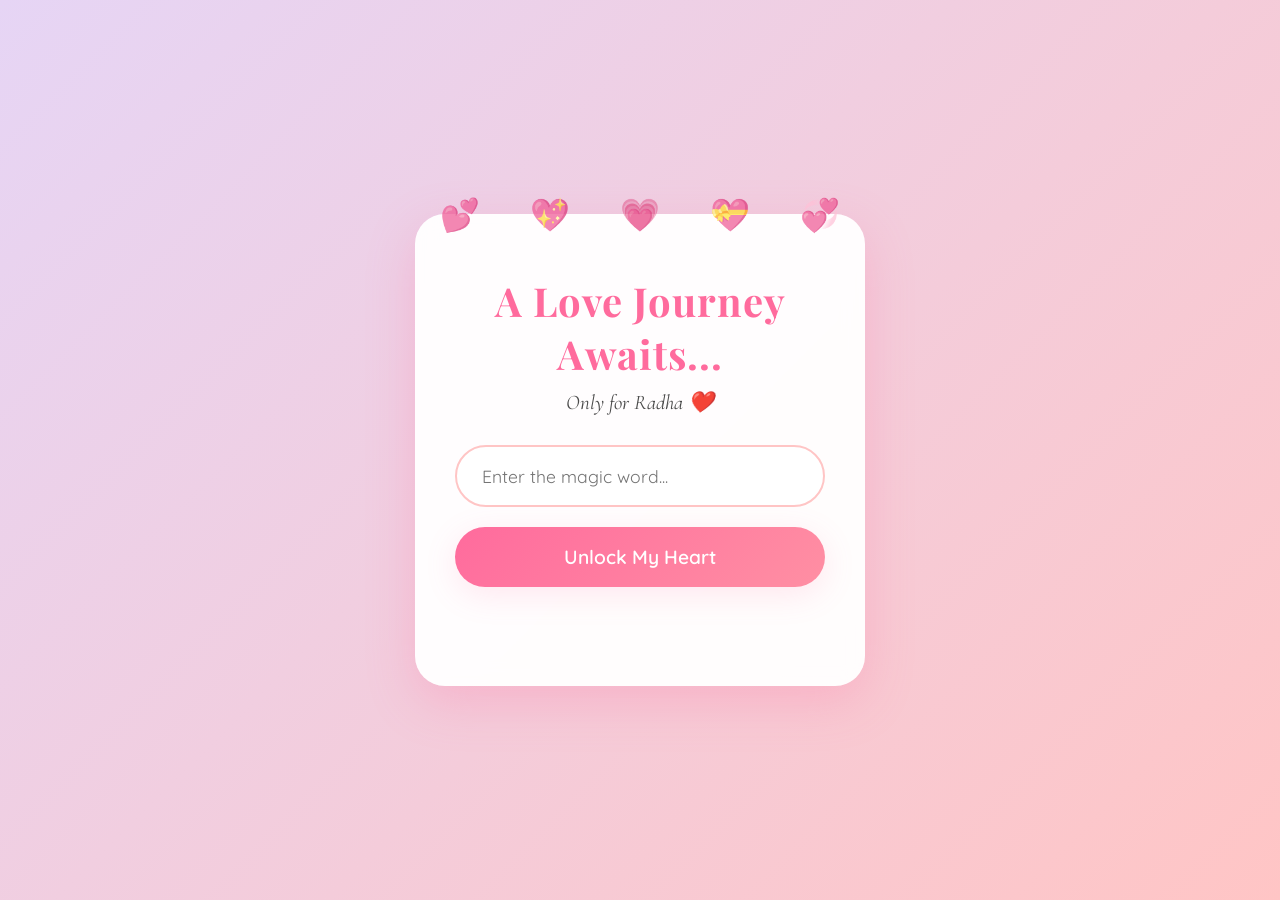
<file: index.html>
<!DOCTYPE html>
<html lang="en">
<head>
    <meta charset="UTF-8">
    <meta name="viewport" content="width=device-width, initial-scale=1.0">
    <title>A Love Journey for Radha ❤️</title>
    <link rel="stylesheet" href="style.css">
    <link rel="preconnect" href="https://fonts.googleapis.com">
    <link rel="preconnect" href="https://fonts.gstatic.com" crossorigin>
    <link href="https://fonts.googleapis.com/css2?family=Playfair+Display:ital,wght@0,400;0,700;1,400&family=Cormorant+Garamond:ital,wght@0,300;0,400;1,300&family=Quicksand:wght@300;400;500;600&display=swap" rel="stylesheet">
</head>
<body>
    <!-- Password Screen -->
    <div id="passwordScreen" class="password-screen active">
        <div class="password-container">
            <div class="floating-hearts">
                <span class="heart">💕</span>
                <span class="heart">💖</span>
                <span class="heart">💗</span>
                <span class="heart">💝</span>
                <span class="heart">💞</span>
            </div>
            <h1 class="password-title">A Love Journey Awaits...</h1>
            <p class="password-hint">Only for Radha ❤️</p>
            <input type="password" id="passwordInput" placeholder="Enter the magic word..." autocomplete="off">
            <button id="passwordBtn" onclick="checkPassword()">Unlock My Heart</button>
            <p id="passwordError" class="password-error"></p>
        </div>
    </div>

    <!-- Main Content -->
    <div id="mainContent" class="main-content">
        <!-- Animated Name Header -->
        <div class="name-header">
            <div class="name-animation">
                <span class="letter">R</span>
                <span class="letter">A</span>
                <span class="letter">D</span>
                <span class="letter">H</span>
                <span class="letter">A</span>
            </div>
            <p class="subtitle">A Valentine's Week Made Just for You</p>
        </div>

        <!-- Days Container -->
        <div class="days-container">
            <!-- Rose Day - Feb 7 -->
            <div class="day-card" data-day="2025-02-07" data-page="RoseDay.html">
                <div class="card-inner">
                    <div class="gift-box">
                        <div class="gift-lid"></div>
                        <div class="gift-body"></div>
                        <div class="gift-ribbon-v"></div>
                        <div class="gift-ribbon-h"></div>
                        <div class="gift-bow"></div>
                    </div>
                    <h3 class="day-title">Rose Day</h3>
                    <p class="day-date">7th February</p>
                    <div class="lock-indicator">🔒</div>
                    <div class="countdown-timer" id="timer-0">
                        <span class="timer-text">Unlocks in:</span>
                        <div class="timer-digits">
                            <span class="time-unit"><span class="time-number">00</span><span class="time-label">H</span></span>
                            <span class="time-separator">:</span>
                            <span class="time-unit"><span class="time-number">00</span><span class="time-label">M</span></span>
                            <span class="time-separator">:</span>
                            <span class="time-unit"><span class="time-number">00</span><span class="time-label">S</span></span>
                        </div>
                    </div>
                </div>
            </div>

            <!-- Propose Day - Feb 8 -->
            <div class="day-card" data-day="2025-02-08" data-page="ProposeDay.html">
                <div class="card-inner">
                    <div class="gift-box">
                        <div class="gift-lid"></div>
                        <div class="gift-body"></div>
                        <div class="gift-ribbon-v"></div>
                        <div class="gift-ribbon-h"></div>
                        <div class="gift-bow"></div>
                    </div>
                    <h3 class="day-title">Propose Day</h3>
                    <p class="day-date">8th February</p>
                    <div class="lock-indicator">🔒</div>
                    <div class="countdown-timer" id="timer-1">
                        <span class="timer-text">Unlocks in:</span>
                        <div class="timer-digits">
                            <span class="time-unit"><span class="time-number">00</span><span class="time-label">H</span></span>
                            <span class="time-separator">:</span>
                            <span class="time-unit"><span class="time-number">00</span><span class="time-label">M</span></span>
                            <span class="time-separator">:</span>
                            <span class="time-unit"><span class="time-number">00</span><span class="time-label">S</span></span>
                        </div>
                    </div>
                </div>
            </div>

            <!-- Chocolate Day - Feb 9 -->
            <div class="day-card" data-day="2025-02-09" data-page="ChocolateDay.html">
                <div class="card-inner">
                    <div class="gift-box">
                        <div class="gift-lid"></div>
                        <div class="gift-body"></div>
                        <div class="gift-ribbon-v"></div>
                        <div class="gift-ribbon-h"></div>
                        <div class="gift-bow"></div>
                    </div>
                    <h3 class="day-title">Chocolate Day</h3>
                    <p class="day-date">9th February</p>
                    <div class="lock-indicator">🔒</div>
                    <div class="countdown-timer" id="timer-2">
                        <span class="timer-text">Unlocks in:</span>
                        <div class="timer-digits">
                            <span class="time-unit"><span class="time-number">00</span><span class="time-label">H</span></span>
                            <span class="time-separator">:</span>
                            <span class="time-unit"><span class="time-number">00</span><span class="time-label">M</span></span>
                            <span class="time-separator">:</span>
                            <span class="time-unit"><span class="time-number">00</span><span class="time-label">S</span></span>
                        </div>
                    </div>
                </div>
            </div>

            <!-- Teddy Day - Feb 10 -->
            <div class="day-card" data-day="2025-02-10" data-page="TeddyDay.html">
                <div class="card-inner">
                    <div class="gift-box">
                        <div class="gift-lid"></div>
                        <div class="gift-body"></div>
                        <div class="gift-ribbon-v"></div>
                        <div class="gift-ribbon-h"></div>
                        <div class="gift-bow"></div>
                    </div>
                    <h3 class="day-title">Teddy Day</h3>
                    <p class="day-date">10th February</p>
                    <div class="lock-indicator">🔒</div>
                    <div class="countdown-timer" id="timer-3">
                        <span class="timer-text">Unlocks in:</span>
                        <div class="timer-digits">
                            <span class="time-unit"><span class="time-number">00</span><span class="time-label">H</span></span>
                            <span class="time-separator">:</span>
                            <span class="time-unit"><span class="time-number">00</span><span class="time-label">M</span></span>
                            <span class="time-separator">:</span>
                            <span class="time-unit"><span class="time-number">00</span><span class="time-label">S</span></span>
                        </div>
                    </div>
                </div>
            </div>

            <!-- Promise Day - Feb 11 -->
            <div class="day-card" data-day="2025-02-11" data-page="PromiseDay.html">
                <div class="card-inner">
                    <div class="gift-box">
                        <div class="gift-lid"></div>
                        <div class="gift-body"></div>
                        <div class="gift-ribbon-v"></div>
                        <div class="gift-ribbon-h"></div>
                        <div class="gift-bow"></div>
                    </div>
                    <h3 class="day-title">Promise Day</h3>
                    <p class="day-date">11th February</p>
                    <div class="lock-indicator">🔒</div>
                    <div class="countdown-timer" id="timer-4">
                        <span class="timer-text">Unlocks in:</span>
                        <div class="timer-digits">
                            <span class="time-unit"><span class="time-number">00</span><span class="time-label">H</span></span>
                            <span class="time-separator">:</span>
                            <span class="time-unit"><span class="time-number">00</span><span class="time-label">M</span></span>
                            <span class="time-separator">:</span>
                            <span class="time-unit"><span class="time-number">00</span><span class="time-label">S</span></span>
                        </div>
                    </div>
                </div>
            </div>

            <!-- Hug Day - Feb 12 -->
            <div class="day-card" data-day="2025-02-12" data-page="HugDay.html">
                <div class="card-inner">
                    <div class="gift-box">
                        <div class="gift-lid"></div>
                        <div class="gift-body"></div>
                        <div class="gift-ribbon-v"></div>
                        <div class="gift-ribbon-h"></div>
                        <div class="gift-bow"></div>
                    </div>
                    <h3 class="day-title">Hug Day</h3>
                    <p class="day-date">12th February</p>
                    <div class="lock-indicator">🔒</div>
                    <div class="countdown-timer" id="timer-5">
                        <span class="timer-text">Unlocks in:</span>
                        <div class="timer-digits">
                            <span class="time-unit"><span class="time-number">00</span><span class="time-label">H</span></span>
                            <span class="time-separator">:</span>
                            <span class="time-unit"><span class="time-number">00</span><span class="time-label">M</span></span>
                            <span class="time-separator">:</span>
                            <span class="time-unit"><span class="time-number">00</span><span class="time-label">S</span></span>
                        </div>
                    </div>
                </div>
            </div>

            <!-- Kiss Day - Feb 13 -->
            <div class="day-card" data-day="2025-02-13" data-page="KissDay.html">
                <div class="card-inner">
                    <div class="gift-box">
                        <div class="gift-lid"></div>
                        <div class="gift-body"></div>
                        <div class="gift-ribbon-v"></div>
                        <div class="gift-ribbon-h"></div>
                        <div class="gift-bow"></div>
                    </div>
                    <h3 class="day-title">Kiss Day</h3>
                    <p class="day-date">13th February</p>
                    <div class="lock-indicator">🔒</div>
                    <div class="countdown-timer" id="timer-6">
                        <span class="timer-text">Unlocks in:</span>
                        <div class="timer-digits">
                            <span class="time-unit"><span class="time-number">00</span><span class="time-label">H</span></span>
                            <span class="time-separator">:</span>
                            <span class="time-unit"><span class="time-number">00</span><span class="time-label">M</span></span>
                            <span class="time-separator">:</span>
                            <span class="time-unit"><span class="time-number">00</span><span class="time-label">S</span></span>
                        </div>
                    </div>
                </div>
            </div>

            <!-- Valentine's Day - Feb 14 -->
            <div class="day-card valentine-special" data-day="2025-02-14" data-page="ValentinesDay.html">
                <div class="card-inner">
                    <div class="gift-box special-gift">
                        <div class="gift-lid"></div>
                        <div class="gift-body"></div>
                        <div class="gift-ribbon-v"></div>
                        <div class="gift-ribbon-h"></div>
                        <div class="gift-bow"></div>
                        <div class="special-glow"></div>
                    </div>
                    <h3 class="day-title">Valentine's Day</h3>
                    <p class="day-date">14th February ❤️</p>
                    <div class="lock-indicator">🔒</div>
                    <div class="countdown-timer" id="timer-7">
                        <span class="timer-text">Unlocks in:</span>
                        <div class="timer-digits">
                            <span class="time-unit"><span class="time-number">00</span><span class="time-label">H</span></span>
                            <span class="time-separator">:</span>
                            <span class="time-unit"><span class="time-number">00</span><span class="time-label">M</span></span>
                            <span class="time-separator">:</span>
                            <span class="time-unit"><span class="time-number">00</span><span class="time-label">S</span></span>
                        </div>
                    </div>
                </div>
            </div>
        </div>

        <!-- Locked Message Modal -->
        <div id="lockedModal" class="modal">
            <div class="modal-content">
                <h2>Patience, my love... 💕</h2>
                <p>This gift opens at midnight ❤️</p>
                <button onclick="closeModal()">Okay</button>
            </div>
        </div>
    </div>

    <script src="script.js"></script>
</body>
</html>
</file>
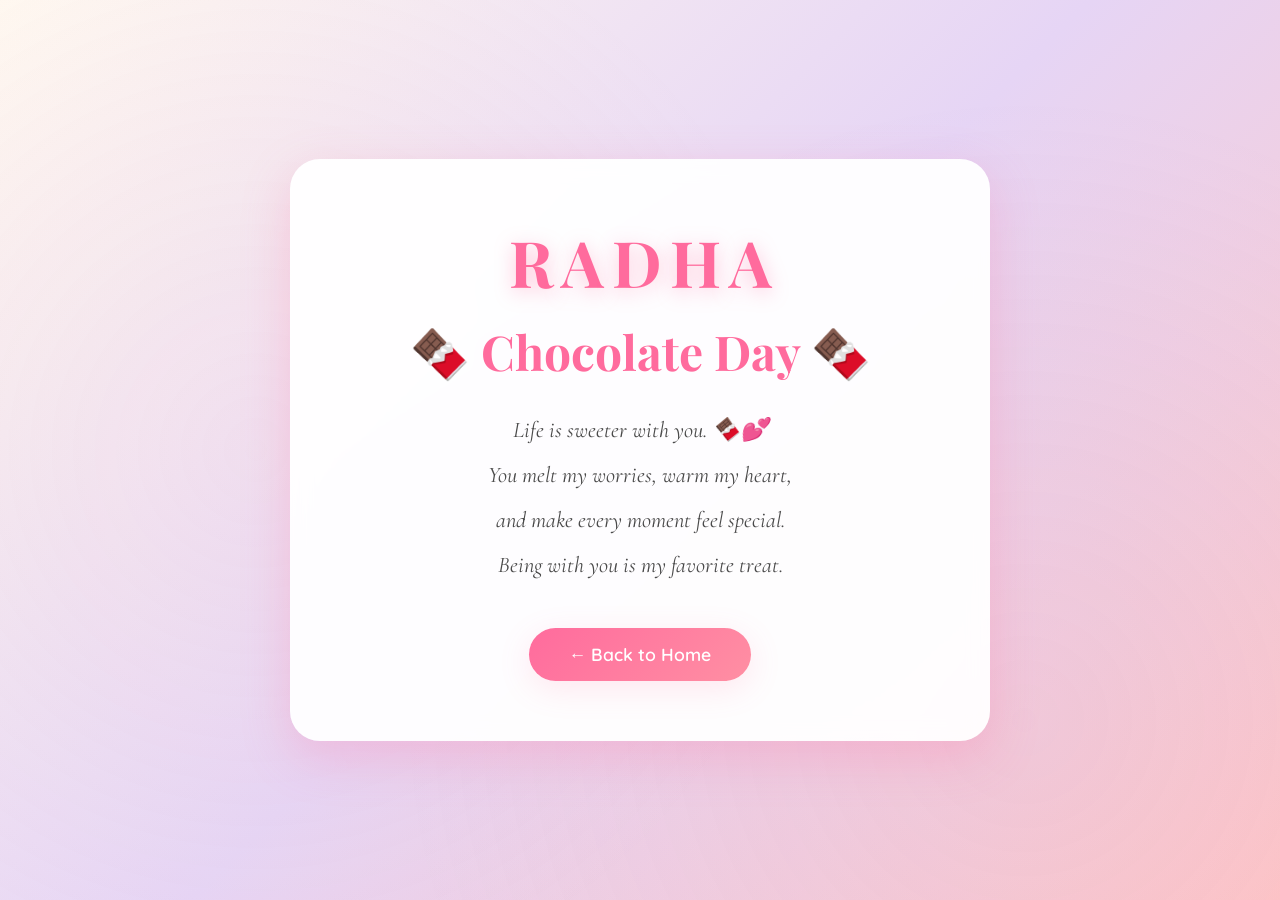
<file: ChocolateDay.html>
<!DOCTYPE html>
<html lang="en">
<head>
    <meta charset="UTF-8">
    <meta name="viewport" content="width=device-width, initial-scale=1.0">
    <title>Chocolate Day - For Radha ❤️</title>
    <link rel="stylesheet" href="style.css">
    <link rel="preconnect" href="https://fonts.googleapis.com">
    <link rel="preconnect" href="https://fonts.gstatic.com" crossorigin>
    <link href="https://fonts.googleapis.com/css2?family=Playfair+Display:ital,wght@0,400;0,700;1,400&family=Cormorant+Garamond:ital,wght@0,300;0,400;1,300&family=Quicksand:wght@300;400;500;600&display=swap" rel="stylesheet">
</head>
<body>
    <div class="daily-page">
        <!-- Animation Container -->
        <div class="animation-container"></div>
        
        <!-- Content -->
        <div class="daily-content">
            <div class="name-animation">
                <span class="letter">R</span>
                <span class="letter">A</span>
                <span class="letter">D</span>
                <span class="letter">H</span>
                <span class="letter">A</span>
            </div>
            
            <h1 class="daily-title">🍫 Chocolate Day 🍫</h1>
            
            <p class="daily-message">
                Life is sweeter with you. 🍫💕<br>
                You melt my worries, warm my heart,<br>
                and make every moment feel special.<br>
                Being with you is my favorite treat.<br>
            </p>
            
            <a href="index.html" class="back-btn">← Back to Home</a>
        </div>
    </div>
    
    <script src="script.js"></script>
    <script>
        // Trigger chocolate animation
        document.addEventListener('DOMContentLoaded', function() {
            createChocolates();
            setInterval(createChocolates, 8000);
        });
    </script>
</body>
</html>
</file>
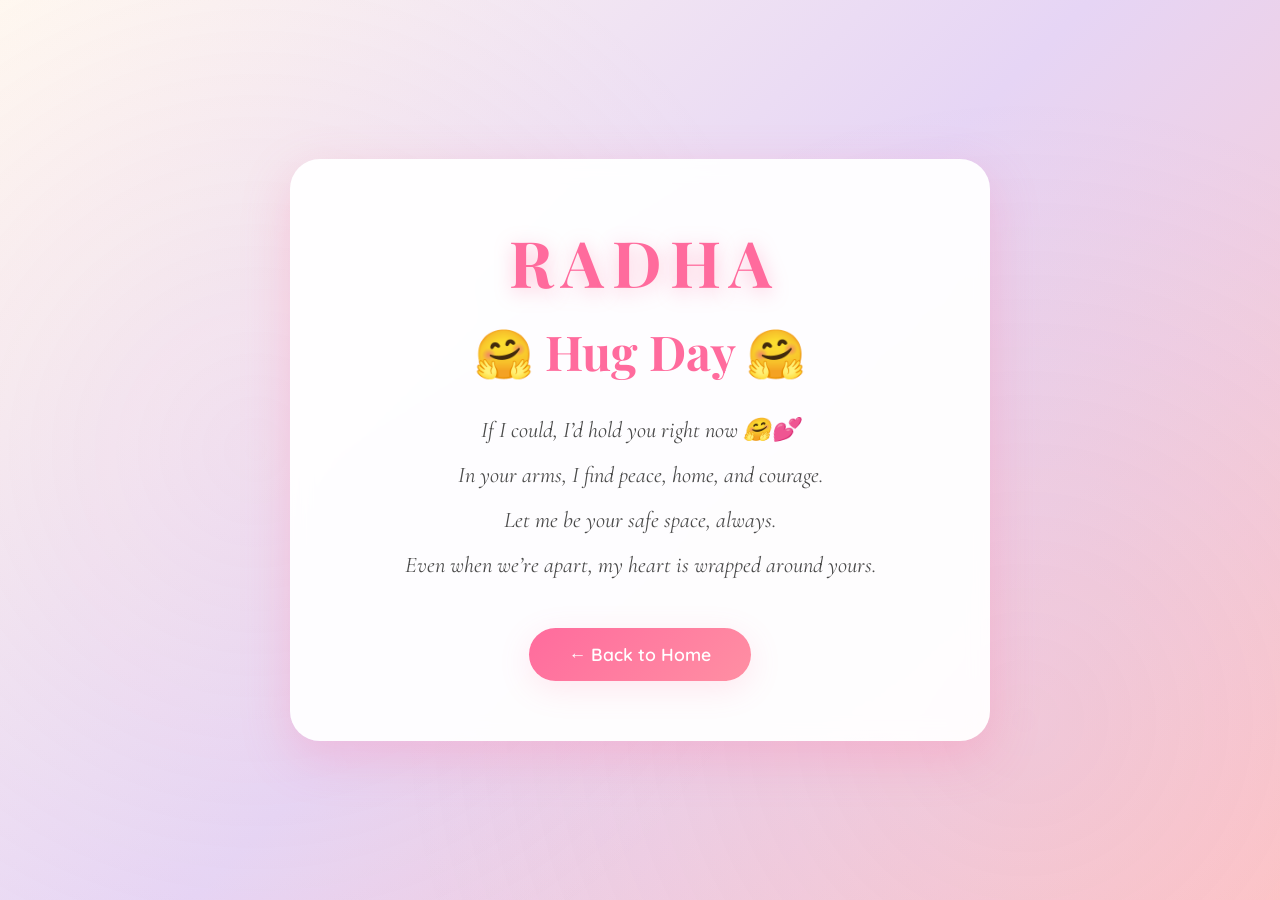
<file: HugDay.html>
<!DOCTYPE html>
<html lang="en">
<head>
    <meta charset="UTF-8">
    <meta name="viewport" content="width=device-width, initial-scale=1.0">
    <title>Hug Day - For Radha ❤️</title>
    <link rel="stylesheet" href="style.css">
    <link rel="preconnect" href="https://fonts.googleapis.com">
    <link rel="preconnect" href="https://fonts.gstatic.com" crossorigin>
    <link href="https://fonts.googleapis.com/css2?family=Playfair+Display:ital,wght@0,400;0,700;1,400&family=Cormorant+Garamond:ital,wght@0,300;0,400;1,300&family=Quicksand:wght@300;400;500;600&display=swap" rel="stylesheet">
</head>
<body>
    <div class="daily-page">
        <!-- Animation Container -->
        <div class="animation-container"></div>
        
        <!-- Content -->
        <div class="daily-content">
            <div class="name-animation">
                <span class="letter">R</span>
                <span class="letter">A</span>
                <span class="letter">D</span>
                <span class="letter">H</span>
                <span class="letter">A</span>
            </div>
            
            <h1 class="daily-title">🤗 Hug Day 🤗</h1>
            
            <p class="daily-message">
                If I could, I’d hold you right now 🤗💕<br>
                In your arms, I find peace, home, and courage.<br>
                Let me be your safe space, always.<br>
                Even when we’re apart, my heart is wrapped around yours.<br>
            </p>
            
            <a href="index.html" class="back-btn">← Back to Home</a>
        </div>
    </div>
    
    <script src="script.js"></script>
    <script>
        // Trigger hug animation
        document.addEventListener('DOMContentLoaded', function() {
            createHugAnimation();
            setInterval(createHugAnimation, 8000);
        });
    </script>
</body>
</html>
</file>
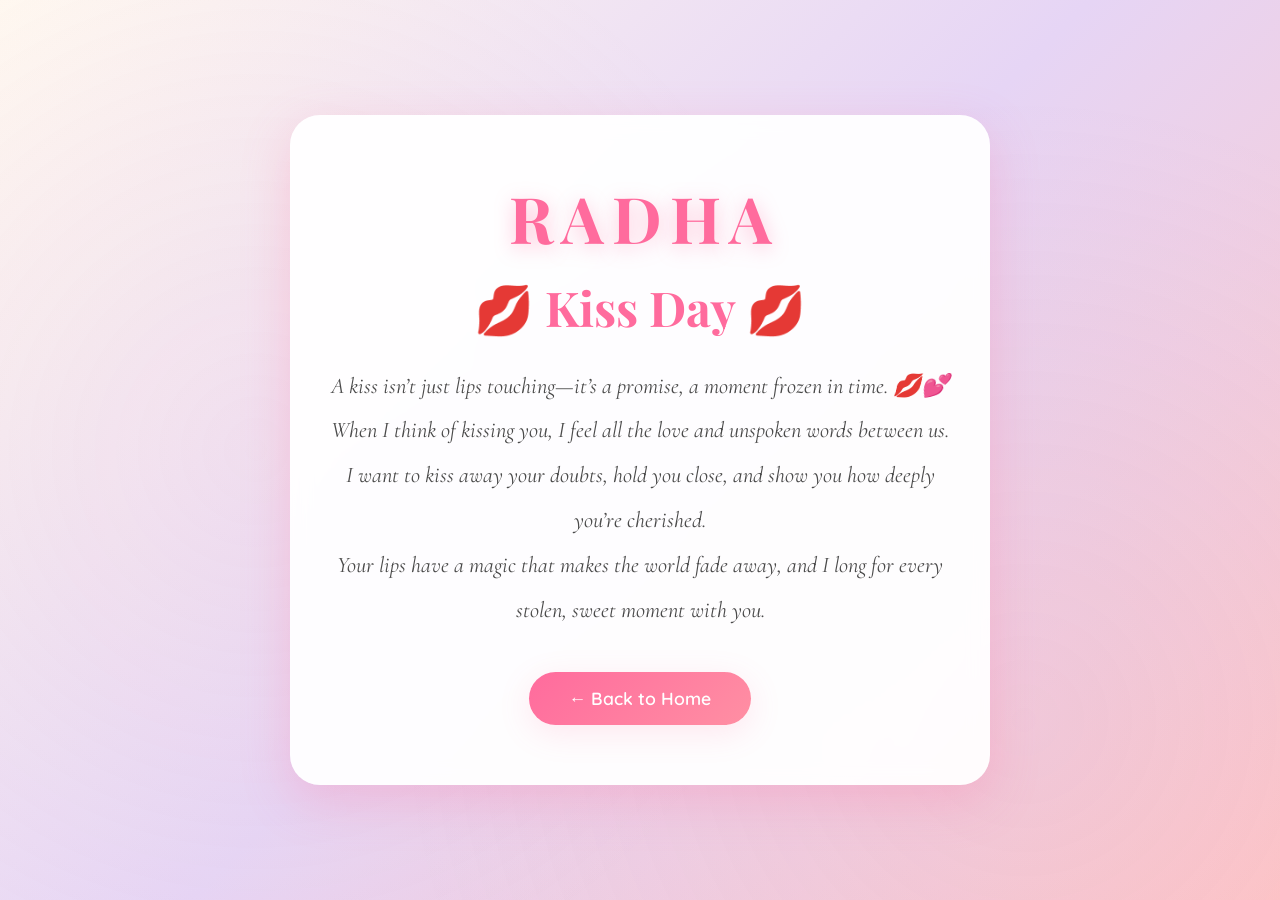
<file: KissDay.html>
<!DOCTYPE html>
<html lang="en">
<head>
    <meta charset="UTF-8">
    <meta name="viewport" content="width=device-width, initial-scale=1.0">
    <title>Kiss Day - For Radha ❤️</title>
    <link rel="stylesheet" href="style.css">
    <link rel="preconnect" href="https://fonts.googleapis.com">
    <link rel="preconnect" href="https://fonts.gstatic.com" crossorigin>
    <link href="https://fonts.googleapis.com/css2?family=Playfair+Display:ital,wght@0,400;0,700;1,400&family=Cormorant+Garamond:ital,wght@0,300;0,400;1,300&family=Quicksand:wght@300;400;500;600&display=swap" rel="stylesheet">
</head>
<body>
    <div class="daily-page">
        <!-- Animation Container -->
        <div class="animation-container"></div>
        
        <!-- Content -->
        <div class="daily-content">
            <div class="name-animation">
                <span class="letter">R</span>
                <span class="letter">A</span>
                <span class="letter">D</span>
                <span class="letter">H</span>
                <span class="letter">A</span>
            </div>
            
            <h1 class="daily-title">💋 Kiss Day 💋</h1>
            
            <p class="daily-message">
                A kiss isn’t just lips touching—it’s a promise, a moment frozen in time. 💋💕<br>
                When I think of kissing you, I feel all the love and unspoken words between us.<br>
                I want to kiss away your doubts, hold you close, and show you how deeply you’re cherished.<br>
                Your lips have a magic that makes the world fade away, and I long for every stolen, sweet moment with you.<br>            </p>
            
            <a href="index.html" class="back-btn">← Back to Home</a>
        </div>
    </div>
    
    <script src="script.js"></script>
    <script>
        // Trigger kiss animation
        document.addEventListener('DOMContentLoaded', function() {
            createKissAnimation();
            setInterval(createKissAnimation, 8000);
        });
    </script>
</body>
</html>
</file>
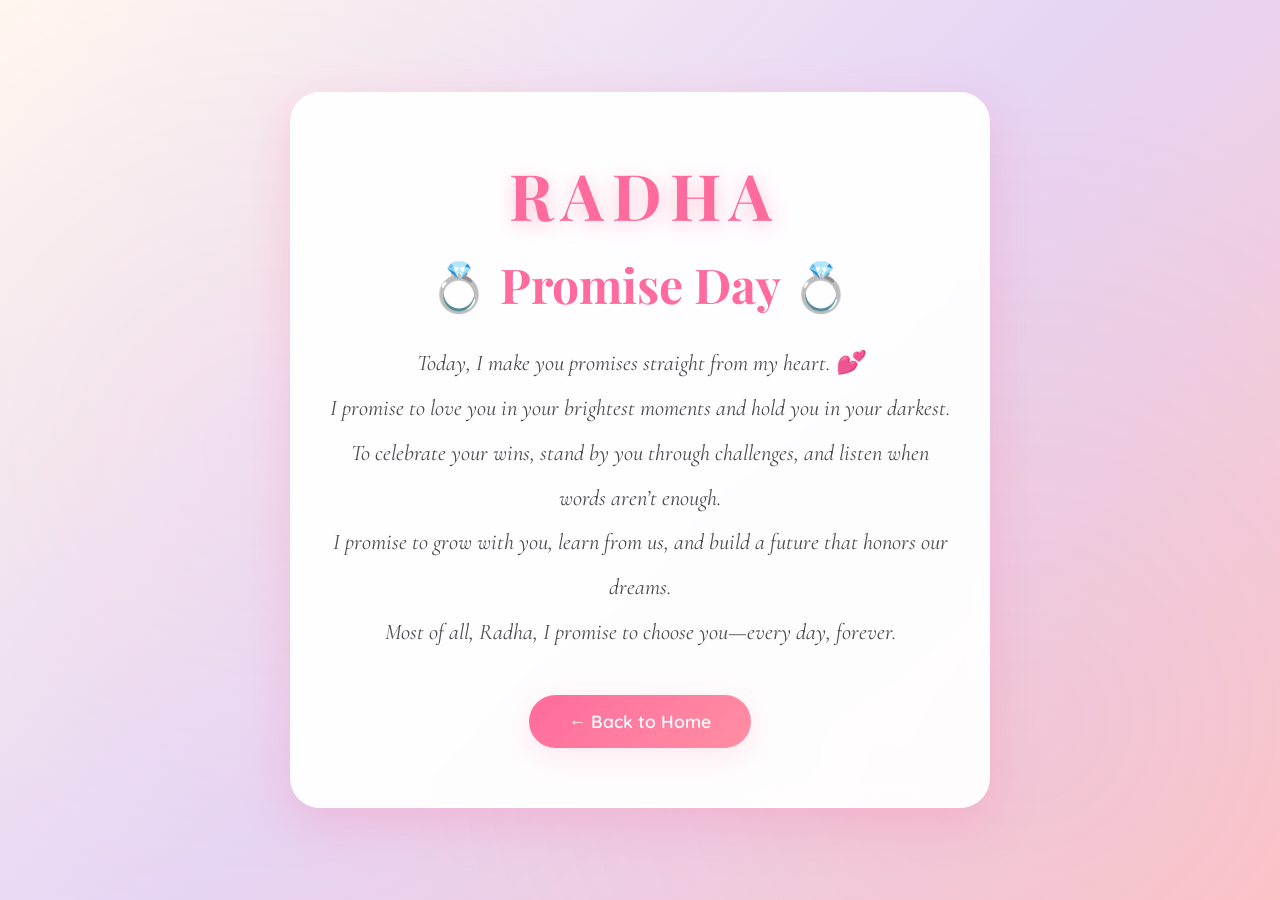
<file: PromiseDay.html>
<!DOCTYPE html>
<html lang="en">
<head>
    <meta charset="UTF-8">
    <meta name="viewport" content="width=device-width, initial-scale=1.0">
    <title>Promise Day - For Radha ❤️</title>
    <link rel="stylesheet" href="style.css">
    <link rel="preconnect" href="https://fonts.googleapis.com">
    <link rel="preconnect" href="https://fonts.gstatic.com" crossorigin>
    <link href="https://fonts.googleapis.com/css2?family=Playfair+Display:ital,wght@0,400;0,700;1,400&family=Cormorant+Garamond:ital,wght@0,300;0,400;1,300&family=Quicksand:wght@300;400;500;600&display=swap" rel="stylesheet">
</head>
<body>
    <div class="daily-page">
        <!-- Animation Container -->
        <div class="animation-container"></div>
        
        <!-- Content -->
        <div class="daily-content">
            <div class="name-animation">
                <span class="letter">R</span>
                <span class="letter">A</span>
                <span class="letter">D</span>
                <span class="letter">H</span>
                <span class="letter">A</span>
            </div>
            
            <h1 class="daily-title">💍 Promise Day 💍</h1>
            
            <p class="daily-message">
                Today, I make you promises straight from my heart. 💕<br>
                I promise to love you in your brightest moments and hold you in your darkest.<br>
                To celebrate your wins, stand by you through challenges, and listen when words aren’t enough.<br>
                I promise to grow with you, learn from us, and build a future that honors our dreams.<br>
                Most of all, Radha, I promise to choose you—every day, forever.<br>
            </p>
            
            <a href="index.html" class="back-btn">← Back to Home</a>
        </div>
    </div>
    
    <script src="script.js"></script>
    <script>
        // Trigger promise symbols animation
        document.addEventListener('DOMContentLoaded', function() {
            createPromiseSymbols();
            setInterval(createPromiseSymbols, 8000);
        });
    </script>
</body>
</html>
</file>
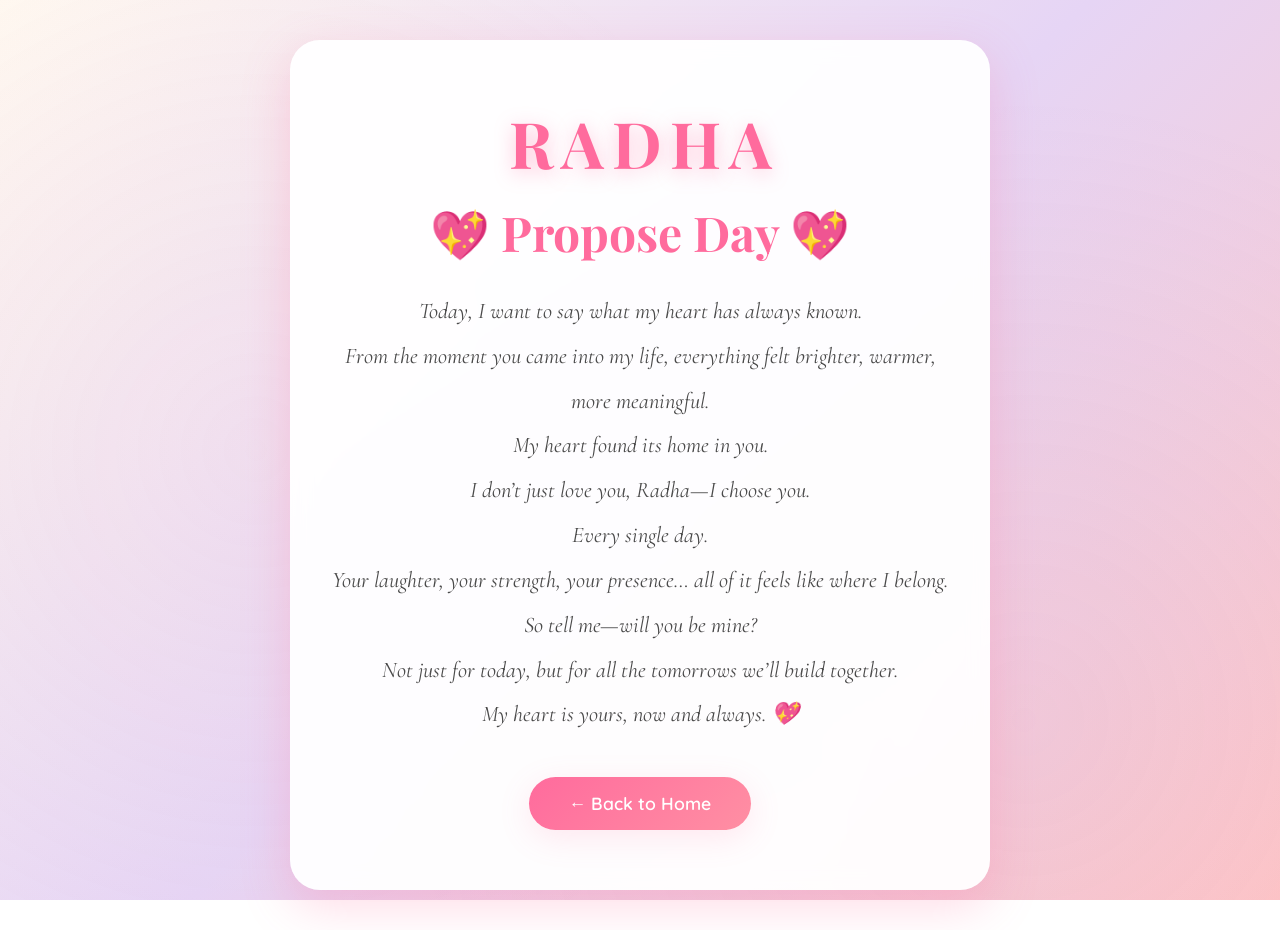
<file: ProposeDay.html>
<!DOCTYPE html>
<html lang="en">
<head>
    <meta charset="UTF-8">
    <meta name="viewport" content="width=device-width, initial-scale=1.0">
    <title>Propose Day - For Radha ❤️</title>
    <link rel="stylesheet" href="style.css">
    <link rel="preconnect" href="https://fonts.googleapis.com">
    <link rel="preconnect" href="https://fonts.gstatic.com" crossorigin>
    <link href="https://fonts.googleapis.com/css2?family=Playfair+Display:ital,wght@0,400;0,700;1,400&family=Cormorant+Garamond:ital,wght@0,300;0,400;1,300&family=Quicksand:wght@300;400;500;600&display=swap" rel="stylesheet">
</head>
<body>
    <div class="daily-page">
        <!-- Animation Container -->
        <div class="animation-container"></div>
        
        <!-- Content -->
        <div class="daily-content">
            <div class="name-animation">
                <span class="letter">R</span>
                <span class="letter">A</span>
                <span class="letter">D</span>
                <span class="letter">H</span>
                <span class="letter">A</span>
            </div>
            
            <h1 class="daily-title">💖 Propose Day 💖</h1>
            
            <p class="daily-message">
                Today, I want to say what my heart has always known.<br>
                From the moment you came into my life, everything felt brighter, warmer, more meaningful.<br>
                My heart found its home in you.<br>

                I don’t just love you, Radha—I choose you.<br>
                Every single day.<br>
                Your laughter, your strength, your presence… all of it feels like where I belong.<br>

                So tell me—will you be mine?<br>
                Not just for today, but for all the tomorrows we’ll build together.<br>
                My heart is yours, now and always. 💖<br>
            </p>
            
            <a href="index.html" class="back-btn">← Back to Home</a>
        </div>
    </div>
    
    <script src="script.js"></script>
    <script>
        // Trigger floating hearts animation
        document.addEventListener('DOMContentLoaded', function() {
            createFloatingHearts();
            setInterval(createFloatingHearts, 8000);
        });
    </script>
</body>
</html>
</file>
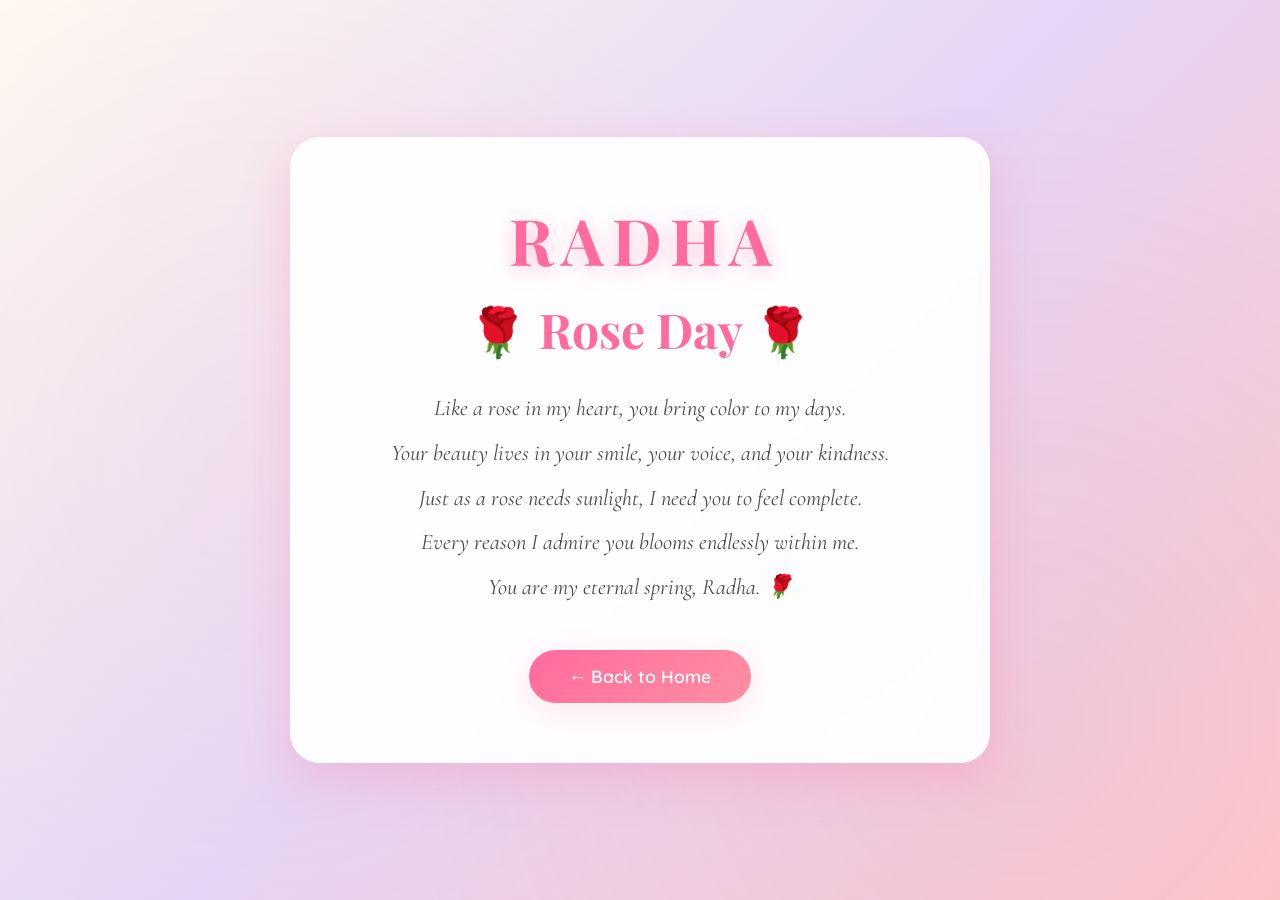
<file: RoseDay.html>
<!DOCTYPE html>
<html lang="en">
<head>
    <meta charset="UTF-8">
    <meta name="viewport" content="width=device-width, initial-scale=1.0">
    <title>Rose Day - For Radha ❤️</title>
    <link rel="stylesheet" href="style.css">
    <link rel="preconnect" href="https://fonts.googleapis.com">
    <link rel="preconnect" href="https://fonts.gstatic.com" crossorigin>
    <link href="https://fonts.googleapis.com/css2?family=Playfair+Display:ital,wght@0,400;0,700;1,400&family=Cormorant+Garamond:ital,wght@0,300;0,400;1,300&family=Quicksand:wght@300;400;500;600&display=swap" rel="stylesheet">
</head>
<body>
    <div class="daily-page">
        <!-- Animation Container -->
        <div class="animation-container"></div>
        
        <!-- Content -->
        <div class="daily-content">
            <div class="name-animation">
                <span class="letter">R</span>
                <span class="letter">A</span>
                <span class="letter">D</span>
                <span class="letter">H</span>
                <span class="letter">A</span>
            </div>
            
            <h1 class="daily-title">🌹 Rose Day 🌹</h1>
            
            <p class="daily-message">
                Like a rose in my heart, you bring color to my days.<br>
                Your beauty lives in your smile, your voice, and your kindness.<br>
                Just as a rose needs sunlight, I need you to feel complete.<br>
                Every reason I admire you blooms endlessly within me.<br>
                You are my eternal spring, Radha. 🌹<br>
            </p>
            
            <a href="index.html" class="back-btn">← Back to Home</a>
        </div>
    </div>
    
    <script src="script.js"></script>
    <script>
        // Trigger rose petal animation
        document.addEventListener('DOMContentLoaded', function() {
            createRosePetals();
            setInterval(createRosePetals, 8000); // Repeat every 8 seconds
        });
    </script>
</body>
</html>
</file>
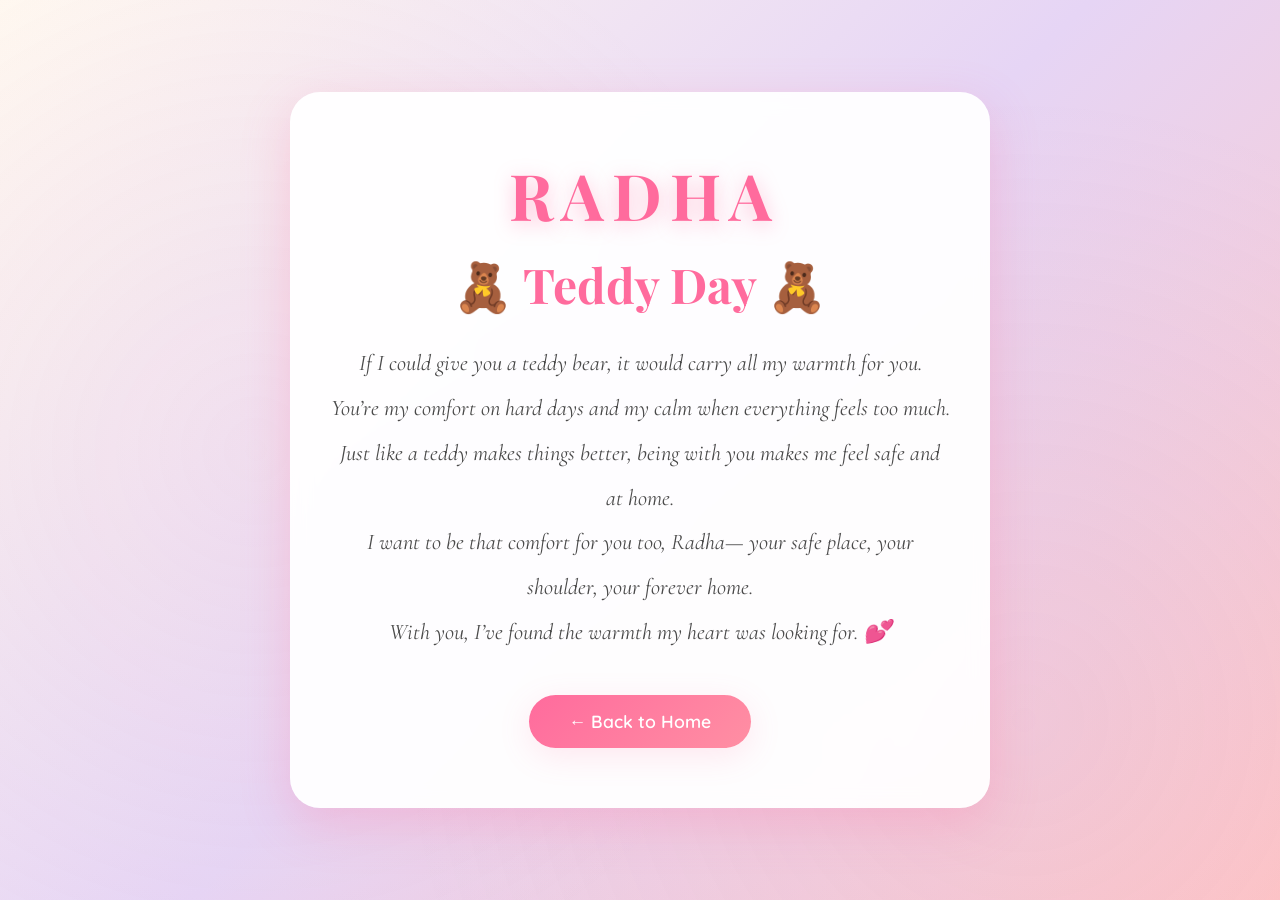
<file: TeddyDay.html>
<!DOCTYPE html>
<html lang="en">
<head>
    <meta charset="UTF-8">
    <meta name="viewport" content="width=device-width, initial-scale=1.0">
    <title>Teddy Day - For Radha ❤️</title>
    <link rel="stylesheet" href="style.css">
    <link rel="preconnect" href="https://fonts.googleapis.com">
    <link rel="preconnect" href="https://fonts.gstatic.com" crossorigin>
    <link href="https://fonts.googleapis.com/css2?family=Playfair+Display:ital,wght@0,400;0,700;1,400&family=Cormorant+Garamond:ital,wght@0,300;0,400;1,300&family=Quicksand:wght@300;400;500;600&display=swap" rel="stylesheet">
</head>
<body>
    <div class="daily-page">
        <!-- Animation Container -->
        <div class="animation-container"></div>
        
        <!-- Content -->
        <div class="daily-content">
            <div class="name-animation">
                <span class="letter">R</span>
                <span class="letter">A</span>
                <span class="letter">D</span>
                <span class="letter">H</span>
                <span class="letter">A</span>
            </div>
            
            <h1 class="daily-title">🧸 Teddy Day 🧸</h1>
            
            <p class="daily-message">
                If I could give you a teddy bear, it would carry all my warmth for you.<br>
                You’re my comfort on hard days and my calm when everything feels too much.<br>
                Just like a teddy makes things better, being with you makes me feel safe and at home.<br>
                I want to be that comfort for you too, Radha—
                your safe place, your shoulder, your forever home.<br>
                With you, I’ve found the warmth my heart was looking for. 💕<br>
             </p>
                
            <a href="index.html" class="back-btn">← Back to Home</a>
        </div>
    </div>
    
    <script src="script.js"></script>
    <script>
        // Trigger teddy bounce animation
        document.addEventListener('DOMContentLoaded', function() {
            createTeddyBounce();
            setInterval(createTeddyBounce, 6000);
        });
    </script>
</body>
</html>
</file>
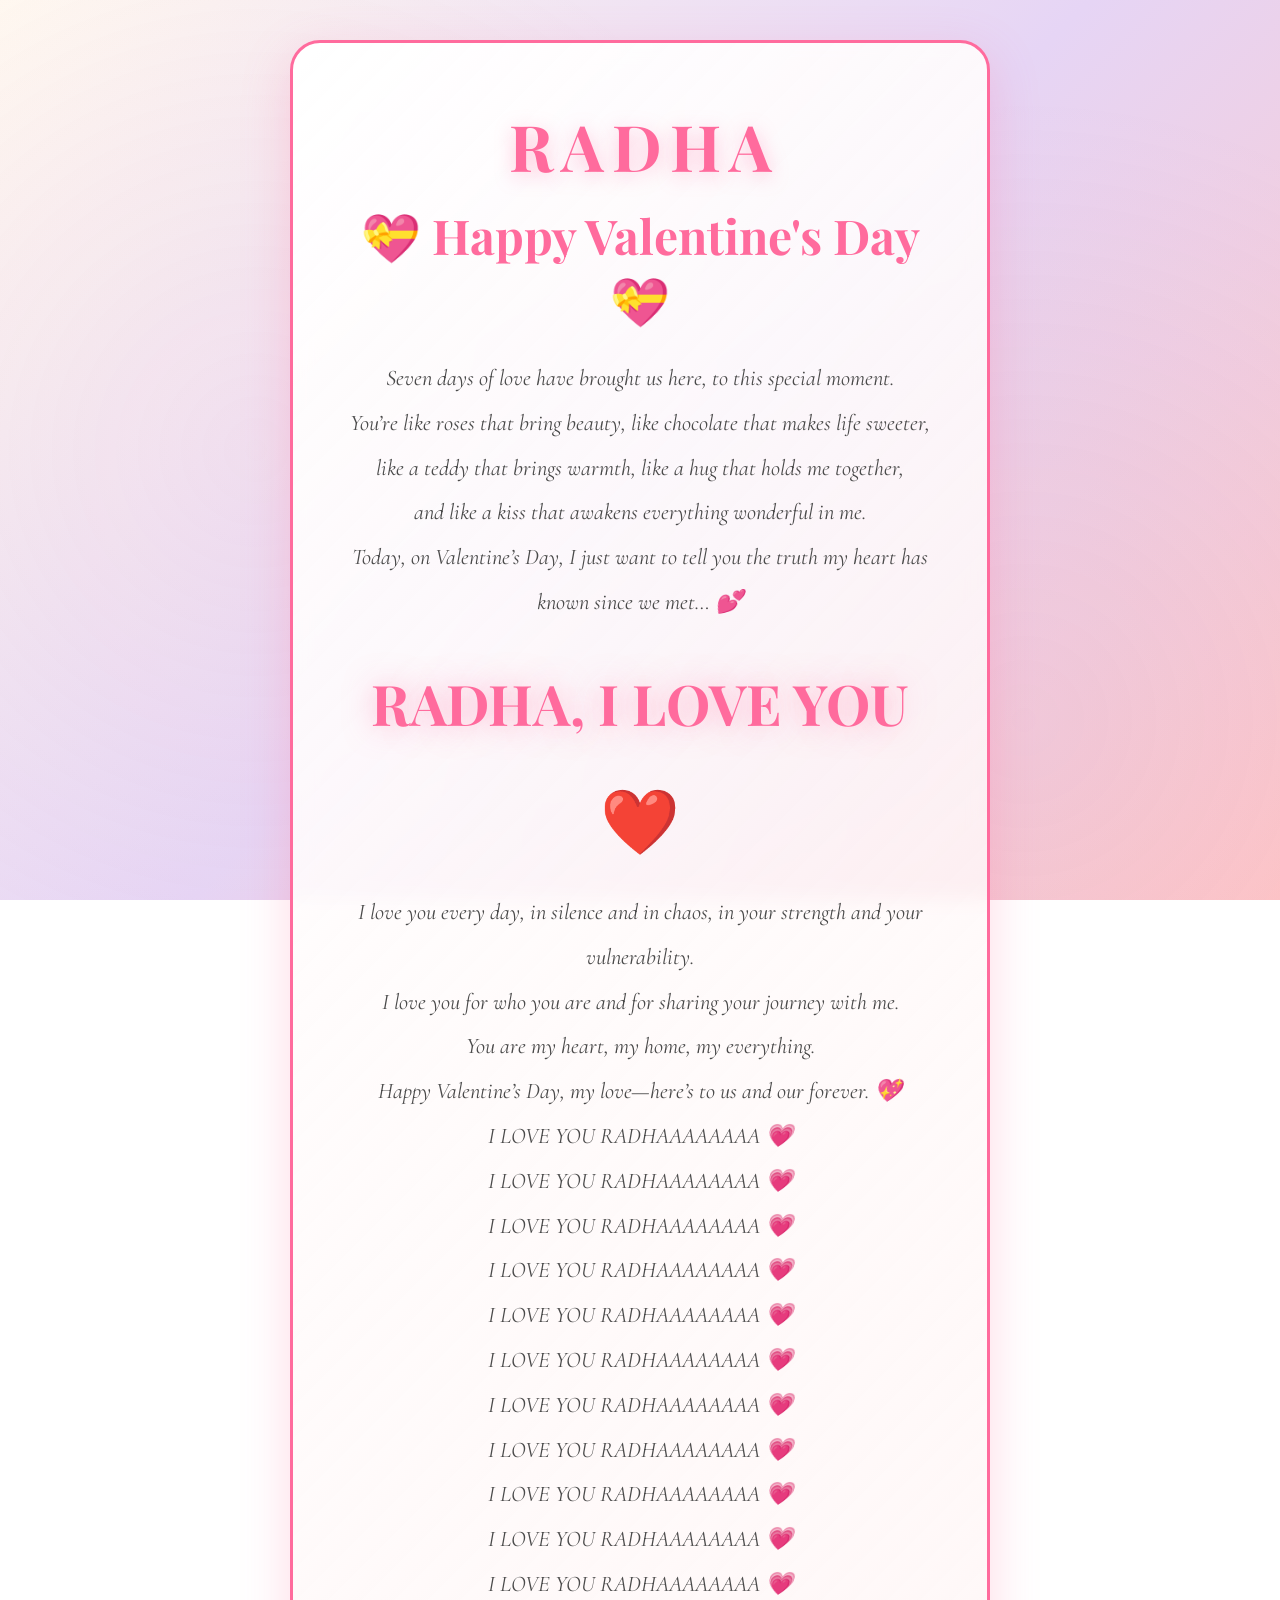
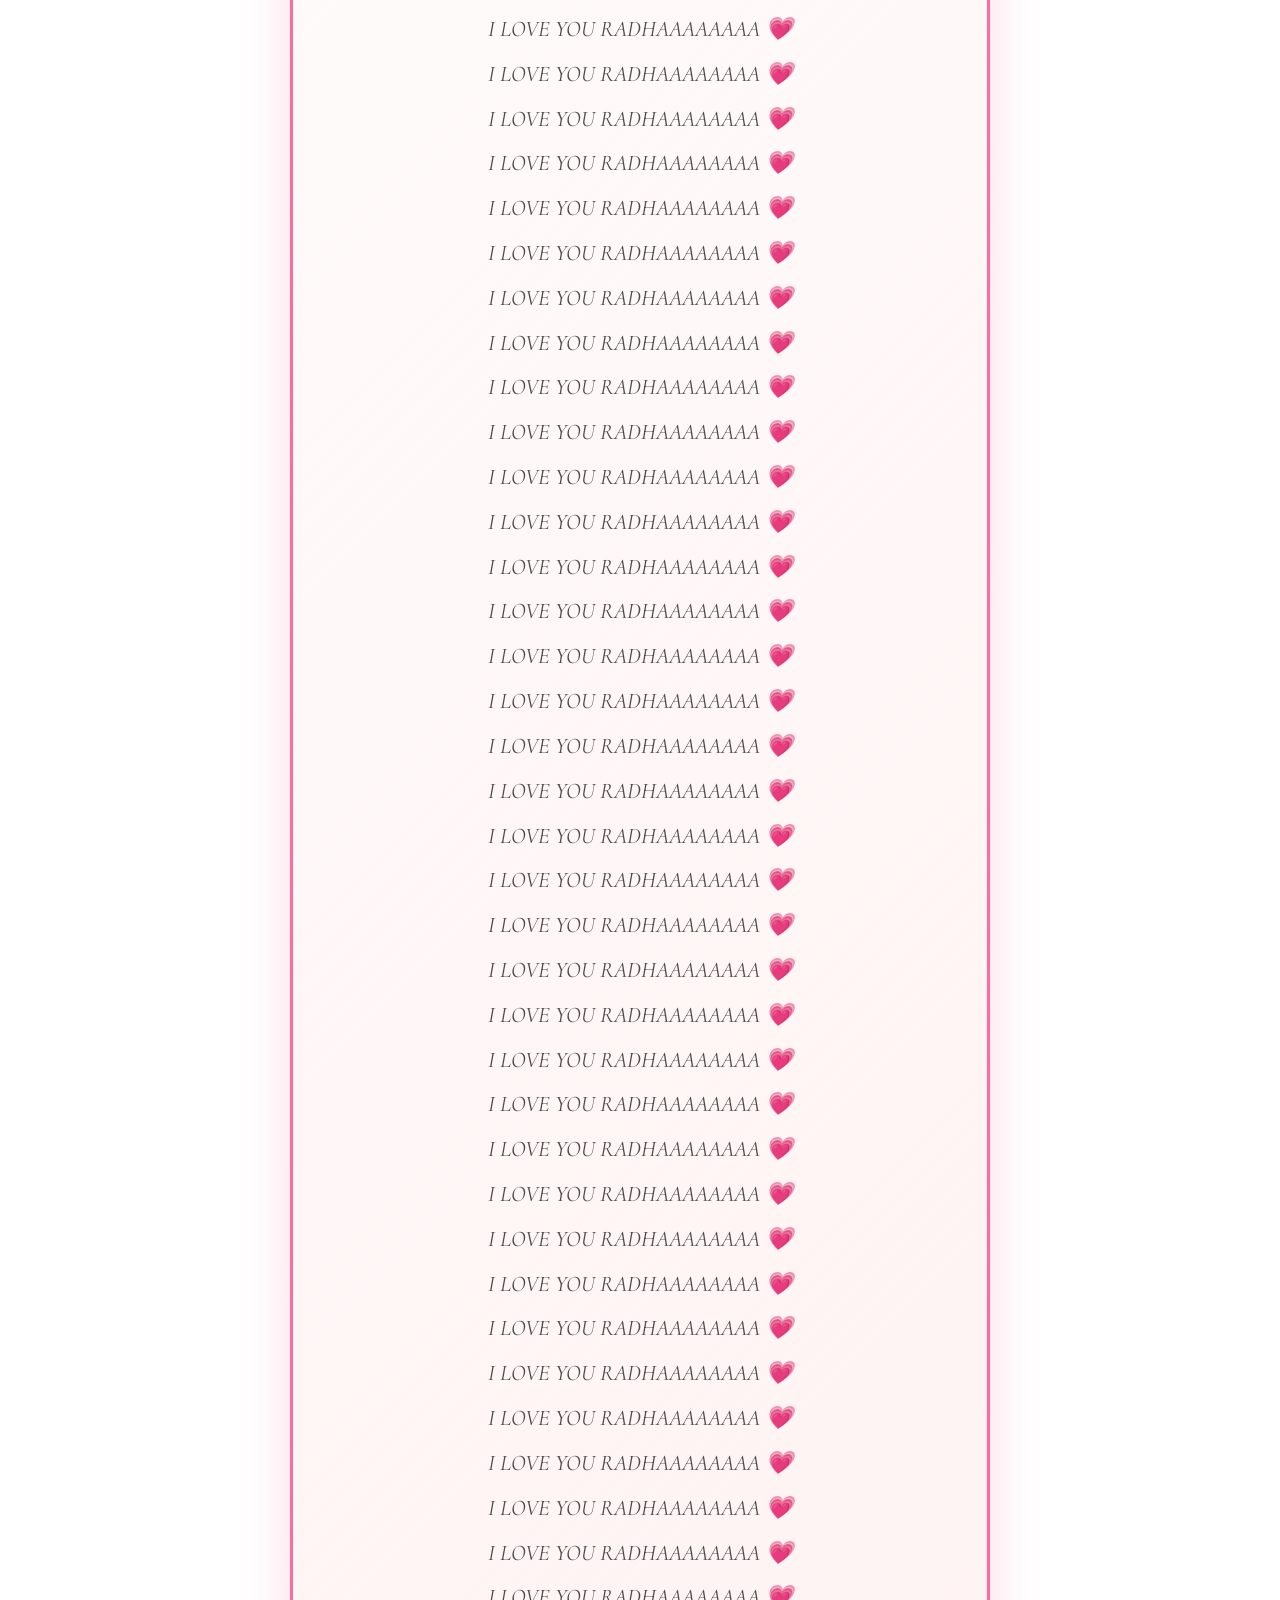
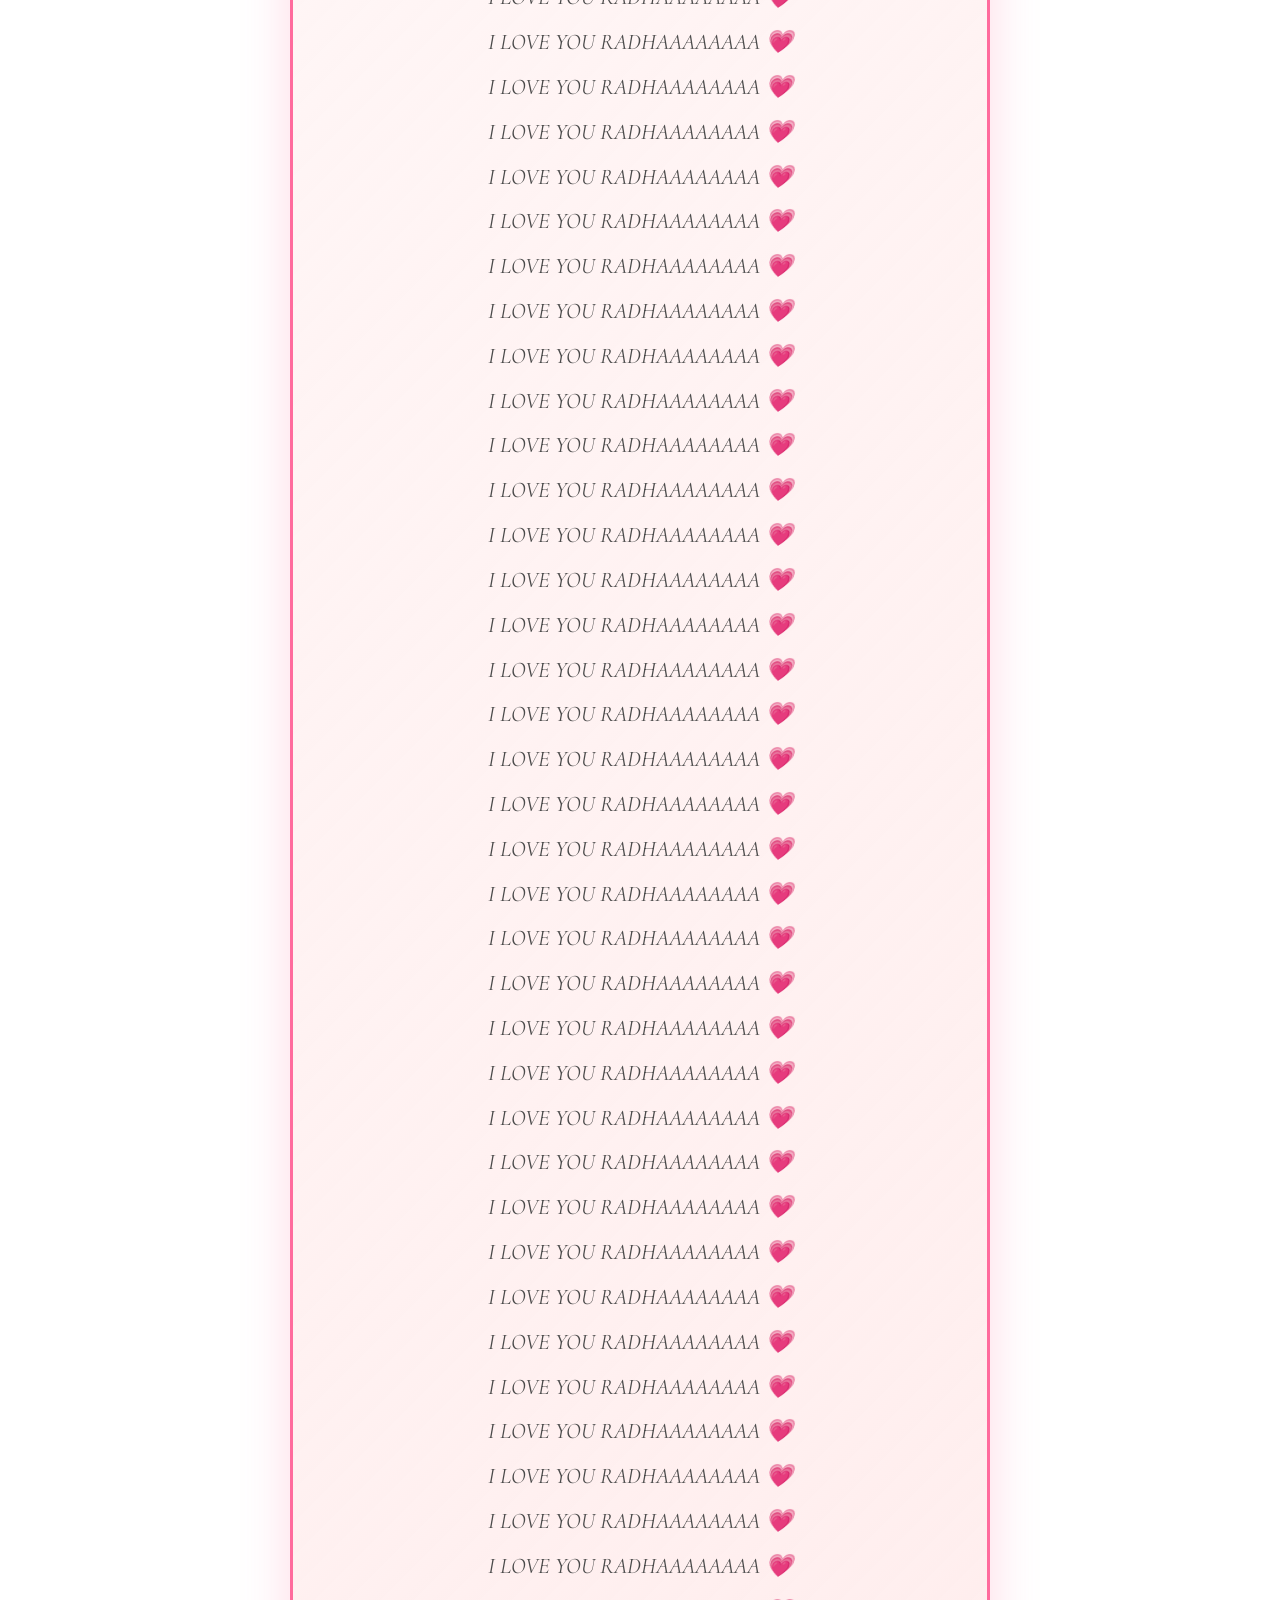
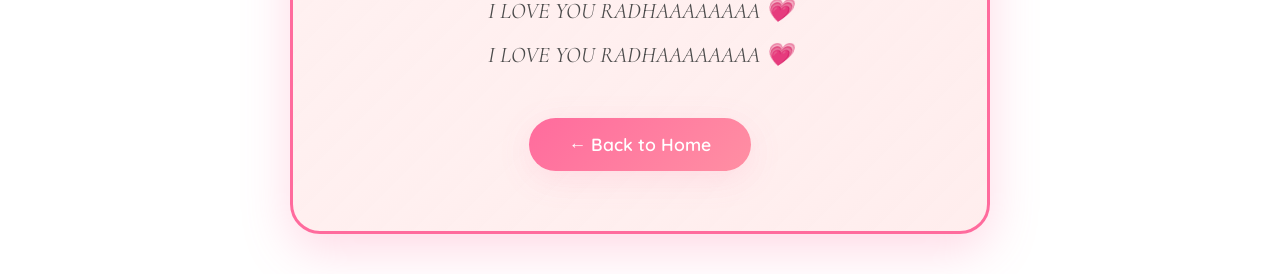
<file: ValentinesDay.html>
<!DOCTYPE html>
<html lang="en">
<head>
    <meta charset="UTF-8">
    <meta name="viewport" content="width=device-width, initial-scale=1.0">
    <title>Valentine's Day - For Radha ❤️</title>
    <link rel="stylesheet" href="style.css">
    <link rel="preconnect" href="https://fonts.googleapis.com">
    <link rel="preconnect" href="https://fonts.gstatic.com" crossorigin>
    <link href="https://fonts.googleapis.com/css2?family=Playfair+Display:ital,wght@0,400;0,700;1,400&family=Cormorant+Garamond:ital,wght@0,300;0,400;1,300&family=Quicksand:wght@300;400;500;600&display=swap" rel="stylesheet">
    <style>
        .valentine-special-content {
            background: linear-gradient(135deg, rgba(255, 255, 255, 0.98) 0%, rgba(255, 197, 197, 0.3) 100%);
            border: 3px solid var(--deep-pink);
        }
        
        .final-message {
            font-size: 3.5rem;
            font-family: 'Playfair Display', serif;
            color: var(--deep-pink);
            margin: 40px 0;
            font-weight: 700;
            text-shadow: 0 0 30px rgba(255, 107, 157, 0.5);
            animation: heartbeat 1.5s ease-in-out infinite;
        }
        
        @keyframes heartbeat {
            0%, 100% { transform: scale(1); }
            50% { transform: scale(1.05); }
        }
        
        .heart-container {
            font-size: 4rem;
            margin: 30px 0;
            animation: pulse 2s ease-in-out infinite;
        }
        
        @keyframes pulse {
            0%, 100% { transform: scale(1); opacity: 1; }
            50% { transform: scale(1.2); opacity: 0.8; }
        }
    </style>
</head>
<body>
    <div class="daily-page">
        <!-- Animation Container -->
        <div class="animation-container"></div>
        
        <!-- Content -->
        <div class="daily-content valentine-special-content">
            <div class="name-animation">
                <span class="letter">R</span>
                <span class="letter">A</span>
                <span class="letter">D</span>
                <span class="letter">H</span>
                <span class="letter">A</span>
            </div>
            
            <h1 class="daily-title">💝 Happy Valentine's Day 💝</h1>
            
            <p class="daily-message">
                Seven days of love have brought us here, to this special moment.<br>
                You’re like roses that bring beauty, like chocolate that makes life sweeter,<br>
                like a teddy that brings warmth, like a hug that holds me together,<br>
                and like a kiss that awakens everything wonderful in me.<br>
                
                Today, on Valentine’s Day, I just want to tell you the truth my heart has known since we met… 💕<br>
            </p>
            
            <div class="final-message">
                RADHA, I LOVE YOU
            </div>
            
            <div class="heart-container">
                ❤️
            </div>
            
            <p class="daily-message">
                I love you every day, in silence and in chaos, in your strength and your vulnerability.<br>
                I love you for who you are and for sharing your journey with me.<br>
                
                You are my heart, my home, my everything.<br>
                Happy Valentine’s Day, my love—here’s to us and our forever. 💖<br>
                
                I LOVE YOU RADHAAAAAAAA 💗 <br>
                I LOVE YOU RADHAAAAAAAA 💗 <br>
                I LOVE YOU RADHAAAAAAAA 💗 <br>
                I LOVE YOU RADHAAAAAAAA 💗 <br>
                I LOVE YOU RADHAAAAAAAA 💗 <br>
                I LOVE YOU RADHAAAAAAAA 💗 <br>
                I LOVE YOU RADHAAAAAAAA 💗 <br>
                I LOVE YOU RADHAAAAAAAA 💗 <br>
                I LOVE YOU RADHAAAAAAAA 💗 <br>
                I LOVE YOU RADHAAAAAAAA 💗 <br>
                I LOVE YOU RADHAAAAAAAA 💗 <br>
                I LOVE YOU RADHAAAAAAAA 💗 <br>
                I LOVE YOU RADHAAAAAAAA 💗 <br>
                I LOVE YOU RADHAAAAAAAA 💗 <br>
                I LOVE YOU RADHAAAAAAAA 💗 <br>
                I LOVE YOU RADHAAAAAAAA 💗 <br>
                I LOVE YOU RADHAAAAAAAA 💗 <br>
                I LOVE YOU RADHAAAAAAAA 💗 <br>
                I LOVE YOU RADHAAAAAAAA 💗 <br>
                I LOVE YOU RADHAAAAAAAA 💗 <br>
                I LOVE YOU RADHAAAAAAAA 💗 <br>
                I LOVE YOU RADHAAAAAAAA 💗 <br>
                I LOVE YOU RADHAAAAAAAA 💗 <br>
                I LOVE YOU RADHAAAAAAAA 💗 <br>
                I LOVE YOU RADHAAAAAAAA 💗 <br>
                I LOVE YOU RADHAAAAAAAA 💗 <br>
                I LOVE YOU RADHAAAAAAAA 💗 <br>
                I LOVE YOU RADHAAAAAAAA 💗 <br>
                I LOVE YOU RADHAAAAAAAA 💗 <br>
                I LOVE YOU RADHAAAAAAAA 💗 <br>
                I LOVE YOU RADHAAAAAAAA 💗 <br>
                I LOVE YOU RADHAAAAAAAA 💗 <br>
                I LOVE YOU RADHAAAAAAAA 💗 <br>
                I LOVE YOU RADHAAAAAAAA 💗 <br>
                I LOVE YOU RADHAAAAAAAA 💗 <br>
                I LOVE YOU RADHAAAAAAAA 💗 <br>
                I LOVE YOU RADHAAAAAAAA 💗 <br>
                I LOVE YOU RADHAAAAAAAA 💗 <br>
                I LOVE YOU RADHAAAAAAAA 💗 <br>
                I LOVE YOU RADHAAAAAAAA 💗 <br>
                I LOVE YOU RADHAAAAAAAA 💗 <br>
                I LOVE YOU RADHAAAAAAAA 💗 <br>
                I LOVE YOU RADHAAAAAAAA 💗 <br>
                I LOVE YOU RADHAAAAAAAA 💗 <br>
                I LOVE YOU RADHAAAAAAAA 💗 <br>
                I LOVE YOU RADHAAAAAAAA 💗 <br>
                I LOVE YOU RADHAAAAAAAA 💗 <br>
                I LOVE YOU RADHAAAAAAAA 💗 <br>
                I LOVE YOU RADHAAAAAAAA 💗 <br>
                I LOVE YOU RADHAAAAAAAA 💗 <br>
                I LOVE YOU RADHAAAAAAAA 💗 <br>
                I LOVE YOU RADHAAAAAAAA 💗 <br>
                I LOVE YOU RADHAAAAAAAA 💗 <br>
                I LOVE YOU RADHAAAAAAAA 💗 <br>
                I LOVE YOU RADHAAAAAAAA 💗 <br>
                I LOVE YOU RADHAAAAAAAA 💗 <br>
                I LOVE YOU RADHAAAAAAAA 💗 <br>
                I LOVE YOU RADHAAAAAAAA 💗 <br>
                I LOVE YOU RADHAAAAAAAA 💗 <br>
                I LOVE YOU RADHAAAAAAAA 💗 <br>
                I LOVE YOU RADHAAAAAAAA 💗 <br>
                I LOVE YOU RADHAAAAAAAA 💗 <br>
                I LOVE YOU RADHAAAAAAAA 💗 <br>
                I LOVE YOU RADHAAAAAAAA 💗 <br>
                I LOVE YOU RADHAAAAAAAA 💗 <br>
                I LOVE YOU RADHAAAAAAAA 💗 <br>
                I LOVE YOU RADHAAAAAAAA 💗 <br>
                I LOVE YOU RADHAAAAAAAA 💗 <br>
                I LOVE YOU RADHAAAAAAAA 💗 <br>
                I LOVE YOU RADHAAAAAAAA 💗 <br>
                I LOVE YOU RADHAAAAAAAA 💗 <br>
                I LOVE YOU RADHAAAAAAAA 💗 <br>
                I LOVE YOU RADHAAAAAAAA 💗 <br>
                I LOVE YOU RADHAAAAAAAA 💗 <br>
                I LOVE YOU RADHAAAAAAAA 💗 <br>
                I LOVE YOU RADHAAAAAAAA 💗 <br>
                I LOVE YOU RADHAAAAAAAA 💗 <br>
                I LOVE YOU RADHAAAAAAAA 💗 <br>
                I LOVE YOU RADHAAAAAAAA 💗 <br>
                I LOVE YOU RADHAAAAAAAA 💗 <br>
                I LOVE YOU RADHAAAAAAAA 💗 <br>
                I LOVE YOU RADHAAAAAAAA 💗 <br>
                I LOVE YOU RADHAAAAAAAA 💗 <br>
                I LOVE YOU RADHAAAAAAAA 💗 <br>
            </p>
            
            <a href="index.html" class="back-btn">← Back to Home</a>
        </div>
    </div>
    
    <script src="script.js"></script>
    <script>
        // Trigger multiple animations for the grand finale
        document.addEventListener('DOMContentLoaded', function() {
            // Initial fireworks burst
            createFireworks();
            createFloatingHearts();
            
            // Keep creating fireworks and hearts periodically
            setInterval(createFireworks, 5000);
            setInterval(createFloatingHearts, 6000);
        });
    </script>
</body>
</html>
</file>
<file: style.css>
/* ===== CSS Variables ===== */
:root {
    --nude-pink: #FFC5C5;
    --lavender: #E6D5F5;
    --white: #FFFFFF;
    --emerald: #7EC8A3;
    --cream: #FFF8F0;
    --rose: #FF8FA3;
    --deep-pink: #FF6B9D;
    --soft-purple: #C4A8E8;
    --text-dark: #4A4A4A;
    --text-light: #8A8A8A;
    
    /* Shadows and glows */
    --shadow-soft: 0 8px 32px rgba(255, 107, 157, 0.15);
    --shadow-deep: 0 16px 48px rgba(255, 107, 157, 0.25);
    --glow-pink: 0 0 20px rgba(255, 197, 197, 0.6);
    --glow-purple: 0 0 30px rgba(196, 168, 232, 0.5);
}

/* ===== Reset & Base Styles ===== */
* {
    margin: 0;
    padding: 0;
    box-sizing: border-box;
}

body {
    font-family: 'Quicksand', sans-serif;
    background: linear-gradient(135deg, var(--cream) 0%, var(--lavender) 50%, var(--nude-pink) 100%);
    background-attachment: fixed;
    min-height: 100vh;
    overflow-x: hidden;
    position: relative;
}

body::before {
    content: '';
    position: fixed;
    top: 0;
    left: 0;
    width: 100%;
    height: 100%;
    background-image: 
        radial-gradient(circle at 20% 50%, rgba(255, 197, 197, 0.1) 0%, transparent 50%),
        radial-gradient(circle at 80% 80%, rgba(196, 168, 232, 0.1) 0%, transparent 50%);
    pointer-events: none;
    z-index: 0;
}

/* ===== Password Screen ===== */
.password-screen {
    display: none;
    position: fixed;
    top: 0;
    left: 0;
    width: 100%;
    height: 100vh;
    background: linear-gradient(135deg, var(--lavender) 0%, var(--nude-pink) 100%);
    z-index: 1000;
    align-items: center;
    justify-content: center;
}

.password-screen.active {
    display: flex;
}

.password-container {
    background: rgba(255, 255, 255, 0.95);
    padding: 60px 40px;
    border-radius: 30px;
    box-shadow: var(--shadow-deep);
    text-align: center;
    max-width: 450px;
    width: 90%;
    position: relative;
    backdrop-filter: blur(10px);
}

.floating-hearts {
    position: absolute;
    top: -30px;
    left: 0;
    width: 100%;
    height: 60px;
    display: flex;
    justify-content: space-around;
    align-items: center;
}

.floating-hearts .heart {
    font-size: 2rem;
    animation: floatHeart 3s ease-in-out infinite;
    opacity: 0.7;
}

.floating-hearts .heart:nth-child(2) { animation-delay: 0.5s; }
.floating-hearts .heart:nth-child(3) { animation-delay: 1s; }
.floating-hearts .heart:nth-child(4) { animation-delay: 1.5s; }
.floating-hearts .heart:nth-child(5) { animation-delay: 2s; }

@keyframes floatHeart {
    0%, 100% { transform: translateY(0) scale(1); }
    50% { transform: translateY(-15px) scale(1.1); }
}

.password-title {
    font-family: 'Playfair Display', serif;
    font-size: 2.5rem;
    color: var(--deep-pink);
    margin-bottom: 10px;
    font-weight: 700;
    letter-spacing: 1px;
}

.password-hint {
    font-family: 'Cormorant Garamond', serif;
    font-size: 1.3rem;
    color: var(--text-dark);
    margin-bottom: 30px;
    font-style: italic;
}

#passwordInput {
    width: 100%;
    padding: 18px 25px;
    border: 2px solid var(--nude-pink);
    border-radius: 50px;
    font-size: 1.1rem;
    font-family: 'Quicksand', sans-serif;
    outline: none;
    transition: all 0.3s ease;
    margin-bottom: 20px;
    background: var(--white);
}

#passwordInput:focus {
    border-color: var(--deep-pink);
    box-shadow: var(--glow-pink);
}

#passwordBtn {
    width: 100%;
    padding: 18px 25px;
    background: linear-gradient(135deg, var(--deep-pink) 0%, var(--rose) 100%);
    color: white;
    border: none;
    border-radius: 50px;
    font-size: 1.2rem;
    font-weight: 600;
    cursor: pointer;
    transition: all 0.3s ease;
    font-family: 'Quicksand', sans-serif;
    box-shadow: var(--shadow-soft);
}

#passwordBtn:hover {
    transform: translateY(-3px);
    box-shadow: var(--shadow-deep);
}

#passwordBtn:active {
    transform: translateY(-1px);
}

.password-error {
    color: var(--deep-pink);
    font-size: 0.95rem;
    margin-top: 15px;
    font-weight: 500;
    min-height: 24px;
}

/* ===== Main Content ===== */
.main-content {
    display: none;
    padding: 40px 20px;
    position: relative;
    z-index: 1;
}

.main-content.active {
    display: block;
    animation: fadeIn 1s ease-in-out;
}

@keyframes fadeIn {
    from { opacity: 0; transform: translateY(20px); }
    to { opacity: 1; transform: translateY(0); }
}

/* ===== Name Header Animation ===== */
.name-header {
    text-align: center;
    margin-bottom: 60px;
}

.name-animation {
    display: inline-flex;
    gap: 8px;
    margin-bottom: 15px;
}

.name-animation .letter {
    font-family: 'Playfair Display', serif;
    font-size: 4rem;
    font-weight: 700;
    color: var(--deep-pink);
    display: inline-block;
    animation: letterFloat 3s ease-in-out infinite, letterGlow 2s ease-in-out infinite;
    text-shadow: 0 4px 20px rgba(255, 107, 157, 0.4);
}

.name-animation .letter:nth-child(1) { animation-delay: 0s; }
.name-animation .letter:nth-child(2) { animation-delay: 0.2s; }
.name-animation .letter:nth-child(3) { animation-delay: 0.4s; }
.name-animation .letter:nth-child(4) { animation-delay: 0.6s; }
.name-animation .letter:nth-child(5) { animation-delay: 0.8s; }

@keyframes letterFloat {
    0%, 100% { transform: translateY(0); }
    50% { transform: translateY(-12px); }
}

@keyframes letterGlow {
    0%, 100% { text-shadow: 0 4px 20px rgba(255, 107, 157, 0.4); }
    50% { text-shadow: 0 4px 30px rgba(255, 107, 157, 0.8), 0 0 40px rgba(196, 168, 232, 0.6); }
}

.subtitle {
    font-family: 'Cormorant Garamond', serif;
    font-size: 1.5rem;
    color: var(--text-dark);
    font-style: italic;
    font-weight: 300;
}

/* ===== Days Container ===== */
.days-container {
    max-width: 1200px;
    margin: 0 auto;
    display: grid;
    grid-template-columns: repeat(auto-fit, minmax(280px, 1fr));
    gap: 35px;
    padding: 20px;
}

/* ===== Day Card ===== */
.day-card {
    background: rgba(255, 255, 255, 0.9);
    border-radius: 25px;
    padding: 35px 25px;
    box-shadow: var(--shadow-soft);
    transition: all 0.4s cubic-bezier(0.4, 0, 0.2, 1);
    cursor: pointer;
    position: relative;
    overflow: hidden;
    backdrop-filter: blur(10px);
}

.day-card::before {
    content: '';
    position: absolute;
    top: -50%;
    left: -50%;
    width: 200%;
    height: 200%;
    background: radial-gradient(circle, rgba(255, 197, 197, 0.1) 0%, transparent 70%);
    opacity: 0;
    transition: opacity 0.4s ease;
}

.day-card:hover::before {
    opacity: 1;
}

.day-card:hover {
    transform: translateY(-10px);
    box-shadow: var(--shadow-deep);
}

.day-card.unlocked {
    background: linear-gradient(135deg, rgba(255, 197, 197, 0.3) 0%, rgba(255, 255, 255, 0.95) 100%);
    animation: unlockPulse 2s ease-in-out infinite;
}

@keyframes unlockPulse {
    0%, 100% { box-shadow: var(--shadow-soft); }
    50% { box-shadow: var(--glow-pink), var(--shadow-deep); }
}

.day-card.unlocked:hover {
    transform: translateY(-10px) scale(1.02);
}

.valentine-special {
    border: 2px solid var(--deep-pink);
    background: linear-gradient(135deg, rgba(255, 255, 255, 0.95) 0%, rgba(230, 213, 245, 0.5) 100%);
}

.card-inner {
    text-align: center;
}

/* ===== Gift Box Design ===== */
.gift-box {
    position: relative;
    width: 120px;
    height: 120px;
    margin: 0 auto 25px;
    transition: all 0.4s ease;
}

.day-card:hover .gift-box {
    transform: scale(1.1) rotate(5deg);
}

.gift-lid {
    position: absolute;
    top: 0;
    left: 10%;
    width: 80%;
    height: 25px;
    background: linear-gradient(135deg, var(--deep-pink) 0%, var(--rose) 100%);
    border-radius: 8px 8px 0 0;
    box-shadow: 0 4px 12px rgba(255, 107, 157, 0.3);
    transition: all 0.3s ease;
}

.day-card.unlocked .gift-lid {
    animation: lidOpen 1s ease-in-out infinite;
}

@keyframes lidOpen {
    0%, 100% { transform: translateY(0) rotateX(0deg); }
    50% { transform: translateY(-8px) rotateX(-10deg); }
}

.gift-body {
    position: absolute;
    top: 25px;
    left: 15%;
    width: 70%;
    height: 70px;
    background: linear-gradient(135deg, var(--nude-pink) 0%, var(--lavender) 100%);
    border-radius: 0 0 12px 12px;
    box-shadow: 0 8px 20px rgba(255, 197, 197, 0.3);
}

.gift-ribbon-v {
    position: absolute;
    top: 0;
    left: 50%;
    transform: translateX(-50%);
    width: 12px;
    height: 100%;
    background: linear-gradient(to bottom, var(--emerald) 0%, var(--emerald) 100%);
    z-index: 1;
}

.gift-ribbon-h {
    position: absolute;
    top: 50%;
    left: 15%;
    transform: translateY(-50%);
    width: 70%;
    height: 12px;
    background: linear-gradient(to right, var(--emerald) 0%, var(--emerald) 100%);
    z-index: 1;
}

.gift-bow {
    position: absolute;
    top: -5px;
    left: 50%;
    transform: translateX(-50%);
    width: 35px;
    height: 35px;
    background: var(--emerald);
    border-radius: 50%;
    z-index: 2;
    box-shadow: 0 4px 15px rgba(126, 200, 163, 0.5);
}

.gift-bow::before,
.gift-bow::after {
    content: '';
    position: absolute;
    top: 50%;
    transform: translateY(-50%);
    width: 20px;
    height: 20px;
    background: var(--emerald);
    border-radius: 50% 50% 0 50%;
}

.gift-bow::before {
    left: -15px;
    transform: translateY(-50%) rotate(-45deg);
}

.gift-bow::after {
    right: -15px;
    transform: translateY(-50%) rotate(45deg);
}

.special-gift .special-glow {
    position: absolute;
    top: 0;
    left: 0;
    width: 100%;
    height: 100%;
    background: radial-gradient(circle, rgba(255, 107, 157, 0.3) 0%, transparent 70%);
    animation: specialGlow 2s ease-in-out infinite;
    border-radius: 12px;
}

@keyframes specialGlow {
    0%, 100% { opacity: 0.3; transform: scale(1); }
    50% { opacity: 0.7; transform: scale(1.1); }
}

/* ===== Day Card Text ===== */
.day-title {
    font-family: 'Playfair Display', serif;
    font-size: 1.8rem;
    color: var(--deep-pink);
    margin-bottom: 8px;
    font-weight: 700;
}

.day-date {
    font-family: 'Cormorant Garamond', serif;
    font-size: 1.1rem;
    color: var(--text-light);
    margin-bottom: 20px;
    font-style: italic;
}

.lock-indicator {
    font-size: 2rem;
    margin: 15px 0;
    opacity: 0.7;
    transition: all 0.3s ease;
}

.day-card.unlocked .lock-indicator {
    display: none;
}

.day-card.unlocked .lock-indicator::before {
    content: '🔓';
}

/* ===== Countdown Timer ===== */
.countdown-timer {
    margin-top: 20px;
}

.timer-text {
    display: block;
    font-size: 0.9rem;
    color: var(--text-light);
    margin-bottom: 10px;
    font-weight: 500;
}

.timer-digits {
    display: flex;
    justify-content: center;
    align-items: center;
    gap: 8px;
    font-family: 'Quicksand', sans-serif;
}

.time-unit {
    display: flex;
    flex-direction: column;
    align-items: center;
}

.time-number {
    font-size: 1.8rem;
    font-weight: 700;
    color: var(--deep-pink);
    background: linear-gradient(135deg, var(--nude-pink) 0%, var(--lavender) 100%);
    padding: 8px 12px;
    border-radius: 10px;
    min-width: 50px;
    text-align: center;
    box-shadow: 0 4px 12px rgba(255, 197, 197, 0.3);
}

.time-label {
    font-size: 0.75rem;
    color: var(--text-light);
    margin-top: 5px;
    font-weight: 600;
}

.time-separator {
    font-size: 1.8rem;
    color: var(--deep-pink);
    font-weight: 700;
    padding: 0 3px;
}

.day-card.unlocked .countdown-timer {
    display: none;
}

/* ===== Modal ===== */
.modal {
    display: none;
    position: fixed;
    top: 0;
    left: 0;
    width: 100%;
    height: 100%;
    background: rgba(0, 0, 0, 0.6);
    z-index: 2000;
    align-items: center;
    justify-content: center;
    backdrop-filter: blur(5px);
}

.modal.active {
    display: flex;
    animation: fadeIn 0.3s ease;
}

.modal-content {
    background: white;
    padding: 50px 40px;
    border-radius: 25px;
    text-align: center;
    max-width: 400px;
    width: 90%;
    box-shadow: var(--shadow-deep);
    animation: modalSlideIn 0.4s cubic-bezier(0.4, 0, 0.2, 1);
}

@keyframes modalSlideIn {
    from { transform: translateY(-50px); opacity: 0; }
    to { transform: translateY(0); opacity: 1; }
}

.modal-content h2 {
    font-family: 'Playfair Display', serif;
    font-size: 2rem;
    color: var(--deep-pink);
    margin-bottom: 15px;
}

.modal-content p {
    font-family: 'Cormorant Garamond', serif;
    font-size: 1.3rem;
    color: var(--text-dark);
    margin-bottom: 30px;
    font-style: italic;
}

.modal-content button {
    padding: 15px 40px;
    background: linear-gradient(135deg, var(--deep-pink) 0%, var(--rose) 100%);
    color: white;
    border: none;
    border-radius: 50px;
    font-size: 1.1rem;
    font-weight: 600;
    cursor: pointer;
    transition: all 0.3s ease;
    font-family: 'Quicksand', sans-serif;
    box-shadow: var(--shadow-soft);
}

.modal-content button:hover {
    transform: translateY(-3px);
    box-shadow: var(--shadow-deep);
}

/* ===== Daily Page Styles ===== */
.daily-page {
    min-height: 100vh;
    display: flex;
    flex-direction: column;
    align-items: center;
    justify-content: center;
    padding: 40px 20px;
    position: relative;
    overflow: hidden;
}

.daily-content {
    background: rgba(255, 255, 255, 0.95);
    padding: 60px 40px;
    border-radius: 30px;
    box-shadow: var(--shadow-deep);
    max-width: 700px;
    width: 100%;
    text-align: center;
    position: relative;
    z-index: 10;
    backdrop-filter: blur(10px);
    animation: fadeIn 1s ease-in-out;
}

.daily-name {
    font-family: 'Playfair Display', serif;
    font-size: 2.5rem;
    color: var(--deep-pink);
    margin-bottom: 30px;
    font-weight: 700;
    text-shadow: 0 4px 20px rgba(255, 107, 157, 0.3);
}

.daily-title {
    font-family: 'Playfair Display', serif;
    font-size: 3rem;
    color: var(--deep-pink);
    margin-bottom: 25px;
    font-weight: 700;
}

.daily-message {
    font-family: 'Cormorant Garamond', serif;
    font-size: 1.4rem;
    line-height: 2;
    color: var(--text-dark);
    margin-bottom: 40px;
    font-style: italic;
}

.back-btn {
    padding: 15px 40px;
    background: linear-gradient(135deg, var(--deep-pink) 0%, var(--rose) 100%);
    color: white;
    border: none;
    border-radius: 50px;
    font-size: 1.1rem;
    font-weight: 600;
    cursor: pointer;
    transition: all 0.3s ease;
    font-family: 'Quicksand', sans-serif;
    box-shadow: var(--shadow-soft);
    text-decoration: none;
    display: inline-block;
}

.back-btn:hover {
    transform: translateY(-3px);
    box-shadow: var(--shadow-deep);
}

/* Animation containers */
.animation-container {
    position: fixed;
    top: 0;
    left: 0;
    width: 100%;
    height: 100%;
    pointer-events: none;
    z-index: 1;
    overflow: hidden;
}

/* ===== Responsive Design ===== */
@media (max-width: 768px) {
    .name-animation .letter {
        font-size: 3rem;
    }
    
    .subtitle {
        font-size: 1.2rem;
    }
    
    .days-container {
        grid-template-columns: 1fr;
        gap: 25px;
        padding: 10px;
    }
    
    .password-container {
        padding: 40px 25px;
    }
    
    .password-title {
        font-size: 2rem;
    }
    
    .daily-title {
        font-size: 2.2rem;
    }
    
    .daily-message {
        font-size: 1.2rem;
    }
    
    .daily-content {
        padding: 40px 25px;
    }
}

@media (max-width: 480px) {
    .name-animation .letter {
        font-size: 2.5rem;
        gap: 4px;
    }
    
    .time-number {
        font-size: 1.5rem;
        padding: 6px 10px;
        min-width: 45px;
    }
    
    .gift-box {
        width: 100px;
        height: 100px;
    }
}
</file>
